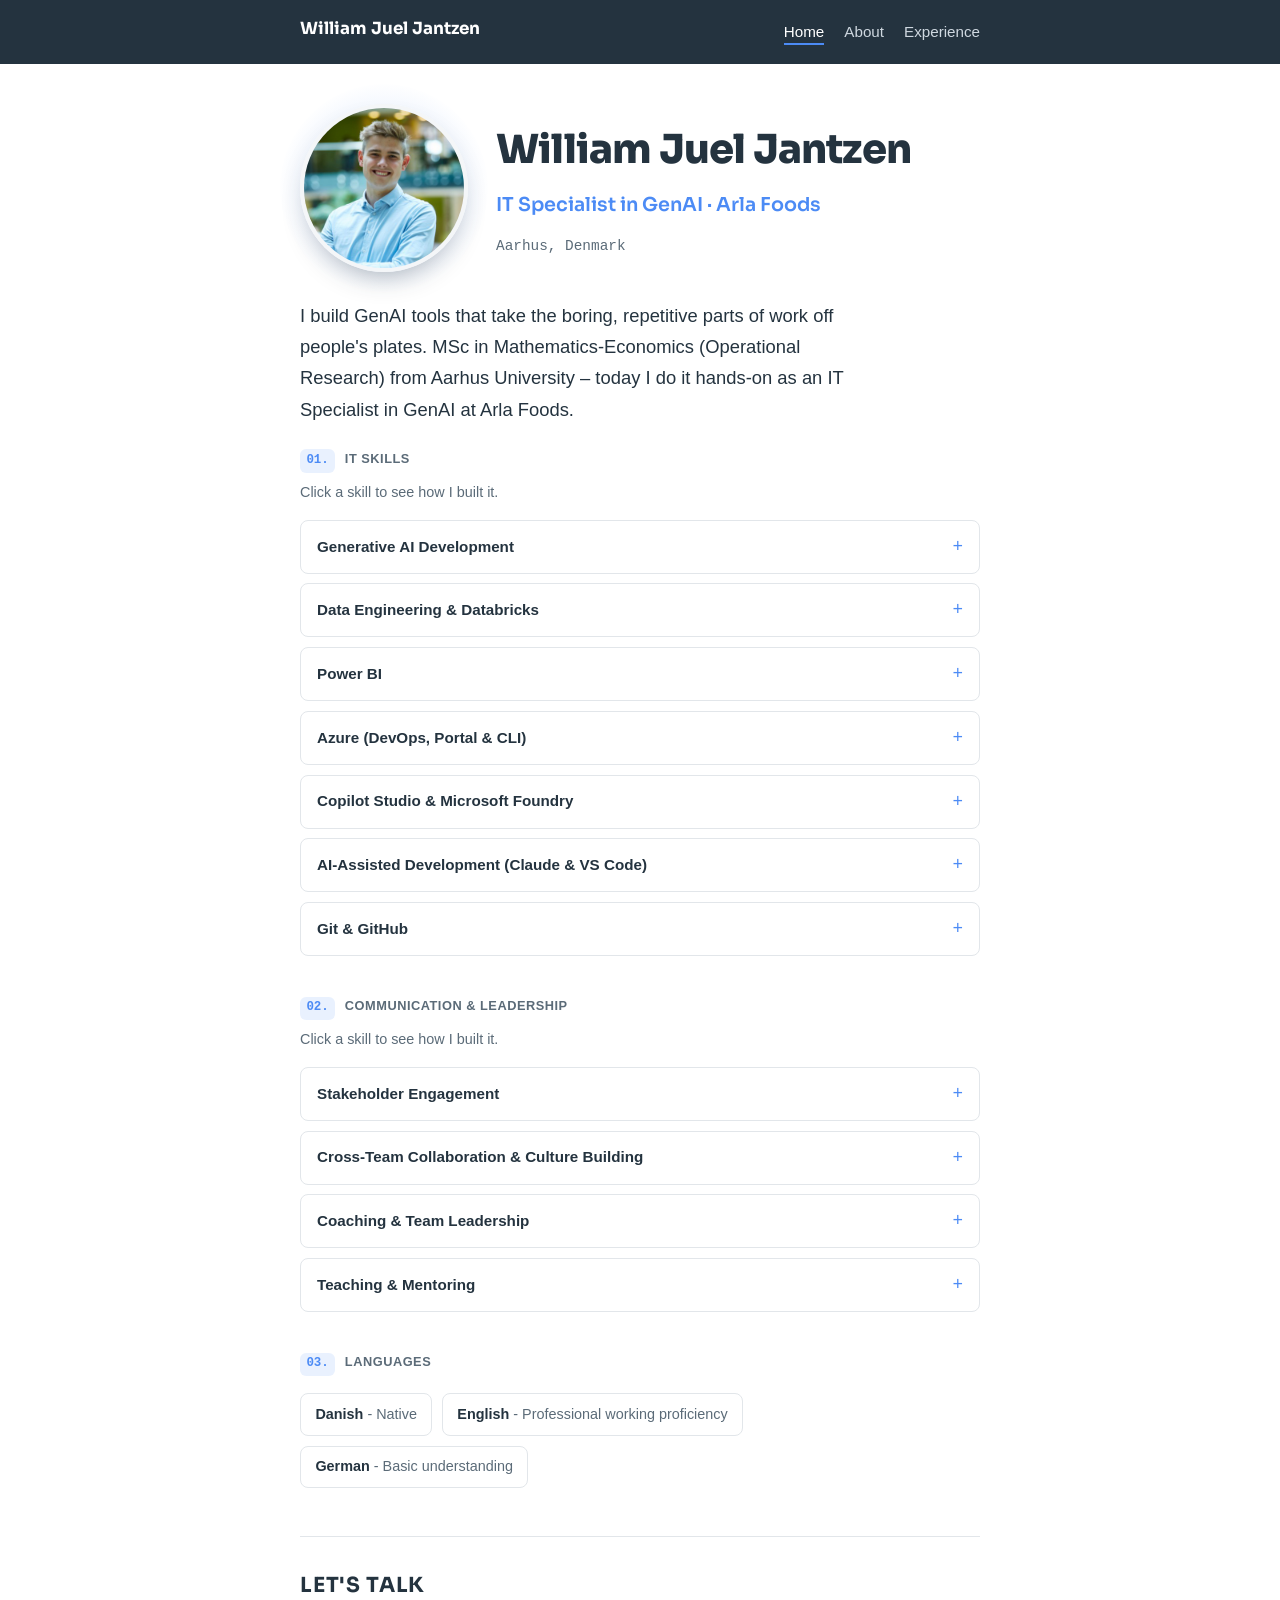
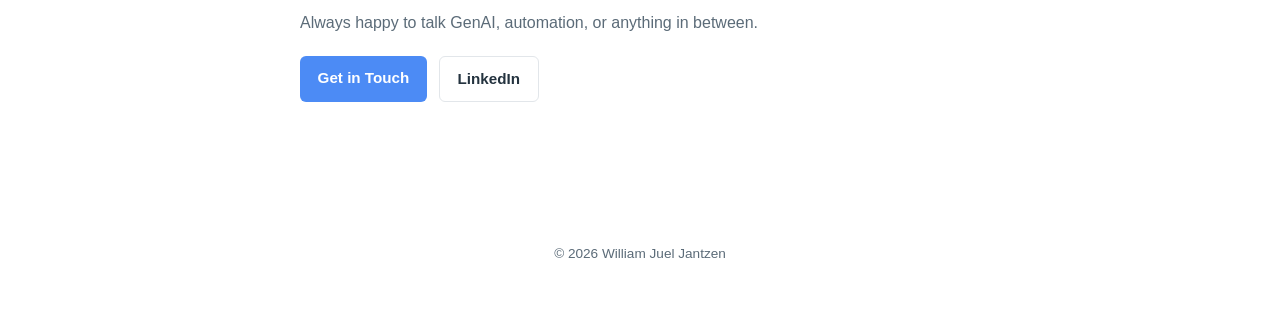
<file: index.html>
﻿<!DOCTYPE html>
<html lang="en">
<head>
<meta charset="UTF-8">
<meta name="viewport" content="width=device-width, initial-scale=1.0">
<title>William Juel Jantzen</title>
<meta name="description" content="William Juel Jantzen &ndash; IT Specialist in GenAI at Arla Foods, based in Aarhus, Denmark.">
<link rel="icon" type="image/svg+xml" href="favicon.svg">
<meta property="og:type" content="website">
<meta property="og:title" content="William Juel Jantzen">
<meta property="og:description" content="IT Specialist in GenAI at Arla Foods, based in Aarhus, Denmark.">
<meta property="og:image" content="https://william-juel-1.github.io/Personal/images/profile.jpg">
<meta property="og:url" content="https://william-juel-1.github.io/Personal/">
<meta name="twitter:card" content="summary_large_image">
<link rel="preconnect" href="https://fonts.googleapis.com">
<link rel="preconnect" href="https://fonts.gstatic.com" crossorigin>
<link rel="stylesheet" href="https://fonts.googleapis.com/css2?family=Sora:wght@600;700;800&display=swap">
<link rel="stylesheet" href="style.css">
</head>
<body>
<header>
<nav>
<a class="brand" href="index.html">William Juel Jantzen</a>
<ul>
<li><a href="index.html" class="active">Home</a></li>
<li><a href="about.html">About</a></li>
<li><a href="experience.html">Experience</a></li>
</ul>
</nav>
</header>
<main>
<div class="hero-row">
<div class="photo-wrap">
<img class="profile-photo" src="images/profile.jpg" alt="William Juel Jantzen">
</div>
<div class="hero-text">
<h1>William Juel Jantzen</h1>
<h2>IT Specialist in GenAI &middot; Arla Foods</h2>
<p class="location">Aarhus, Denmark</p>
</div>
</div>
<p class="intro">I build GenAI tools that take the boring, repetitive parts of work off people's plates. MSc in Mathematics-Economics (Operational Research) from Aarhus University &ndash; today I do it hands-on as an IT Specialist in GenAI at Arla Foods.</p>
<section>
<h4><span class="num">01.</span> IT Skills</h4>
<p class="skills-hint">Click a skill to see how I built it.</p>
<div class="skill-list">
<details class="skill">
<summary>Generative AI Development</summary>
<p>Design, build, and ship GenAI-driven solutions within Arla's Hyper Automation team &ndash; from proof-of-concept to production, using Copilot, AI agents, and Microsoft Foundry.</p>
</details>
<details class="skill">
<summary>Data Engineering &amp; Databricks</summary>
<p>Built and maintained data pipelines for the Aurora project and Data Foundation, working through the standard Bronze-to-Gold layers in Databricks.</p>
</details>
<details class="skill">
<summary>Power BI</summary>
<p>Owned the Power BI workstream for the Daily Phasing project end-to-end &ndash; from aligning with business needs to SIM governance and handover.</p>
</details>
<details class="skill">
<summary>Azure (DevOps, Portal &amp; CLI)</summary>
<p>Hands-on experience across the Azure environment &ndash; from DevOps pipelines and portal administration to running Azure CLI commands straight from VS Code.</p>
</details>
<details class="skill">
<summary>Copilot Studio &amp; Microsoft Foundry</summary>
<p>Explored and built AI agent solutions as part of Arla's GenAI roadmap, monitoring and prioritizing new AI opportunities.</p>
</details>
<details class="skill">
<summary>AI-Assisted Development (Claude &amp; VS Code)</summary>
<p>Use Claude directly inside VS Code to build, automate, and ship projects faster &ndash; including this very website, from first commit to deployment.</p>
</details>
<details class="skill">
<summary>Git &amp; GitHub</summary>
<p>Version control for every project I ship, pushed straight from the terminal.</p>
</details>
</div>
</section>

<section>
<h4><span class="num">02.</span> Communication &amp; Leadership</h4>
<p class="skills-hint">Click a skill to see how I built it.</p>
<div class="skill-list">
<details class="skill">
<summary>Stakeholder Engagement</summary>
<p>Built trusting cross-functional relationships &ndash; from IT architecture tasks to leading the Commercial onboarding rollout across roles.</p>
</details>
<details class="skill">
<summary>Cross-Team Collaboration &amp; Culture Building</summary>
<p>Fostered cross-team collaboration at Arla by launching an inclusive padel group, and received my development manager's recommendation for future leadership roles.</p>
</details>
<details class="skill">
<summary>Coaching &amp; Team Leadership</summary>
<p>Coached football at Aars IK for three years &ndash; sharpening how I motivate, communicate with, and develop a team.</p>
</details>
<details class="skill">
<summary>Teaching &amp; Mentoring</summary>
<p>Over four years spent teaching and tutoring &ndash; as a university TA in Microeconomics and Calculus, and as a private tutor at GoTutor.</p>
</details>
</div>
</section>

<section>
<h4><span class="num">03.</span> Languages</h4>
<div class="lang-list">
<div class="lang-item"><strong>Danish</strong> <span>- Native</span></div>
<div class="lang-item"><strong>English</strong> <span>- Professional working proficiency</span></div>
<div class="lang-item"><strong>German</strong> <span>- Basic understanding</span></div>
</div>
</section>

<section class="cta-block">
<h4>Let's talk</h4>
<p>Always happy to talk GenAI, automation, or anything in between.</p>
<div class="cta-row">
<a class="btn btn-primary" href="mailto:williamjuel@outlook.dk">Get in Touch</a>
<a class="btn btn-outline" href="https://www.linkedin.com/in/william-juel-jantzen-4b9ab8221/" target="_blank" rel="noopener">LinkedIn</a>
</div>
</section>
</main>
<footer>
<p>&copy; 2026 William Juel Jantzen</p>
</footer>
</body>
</html>
</file>
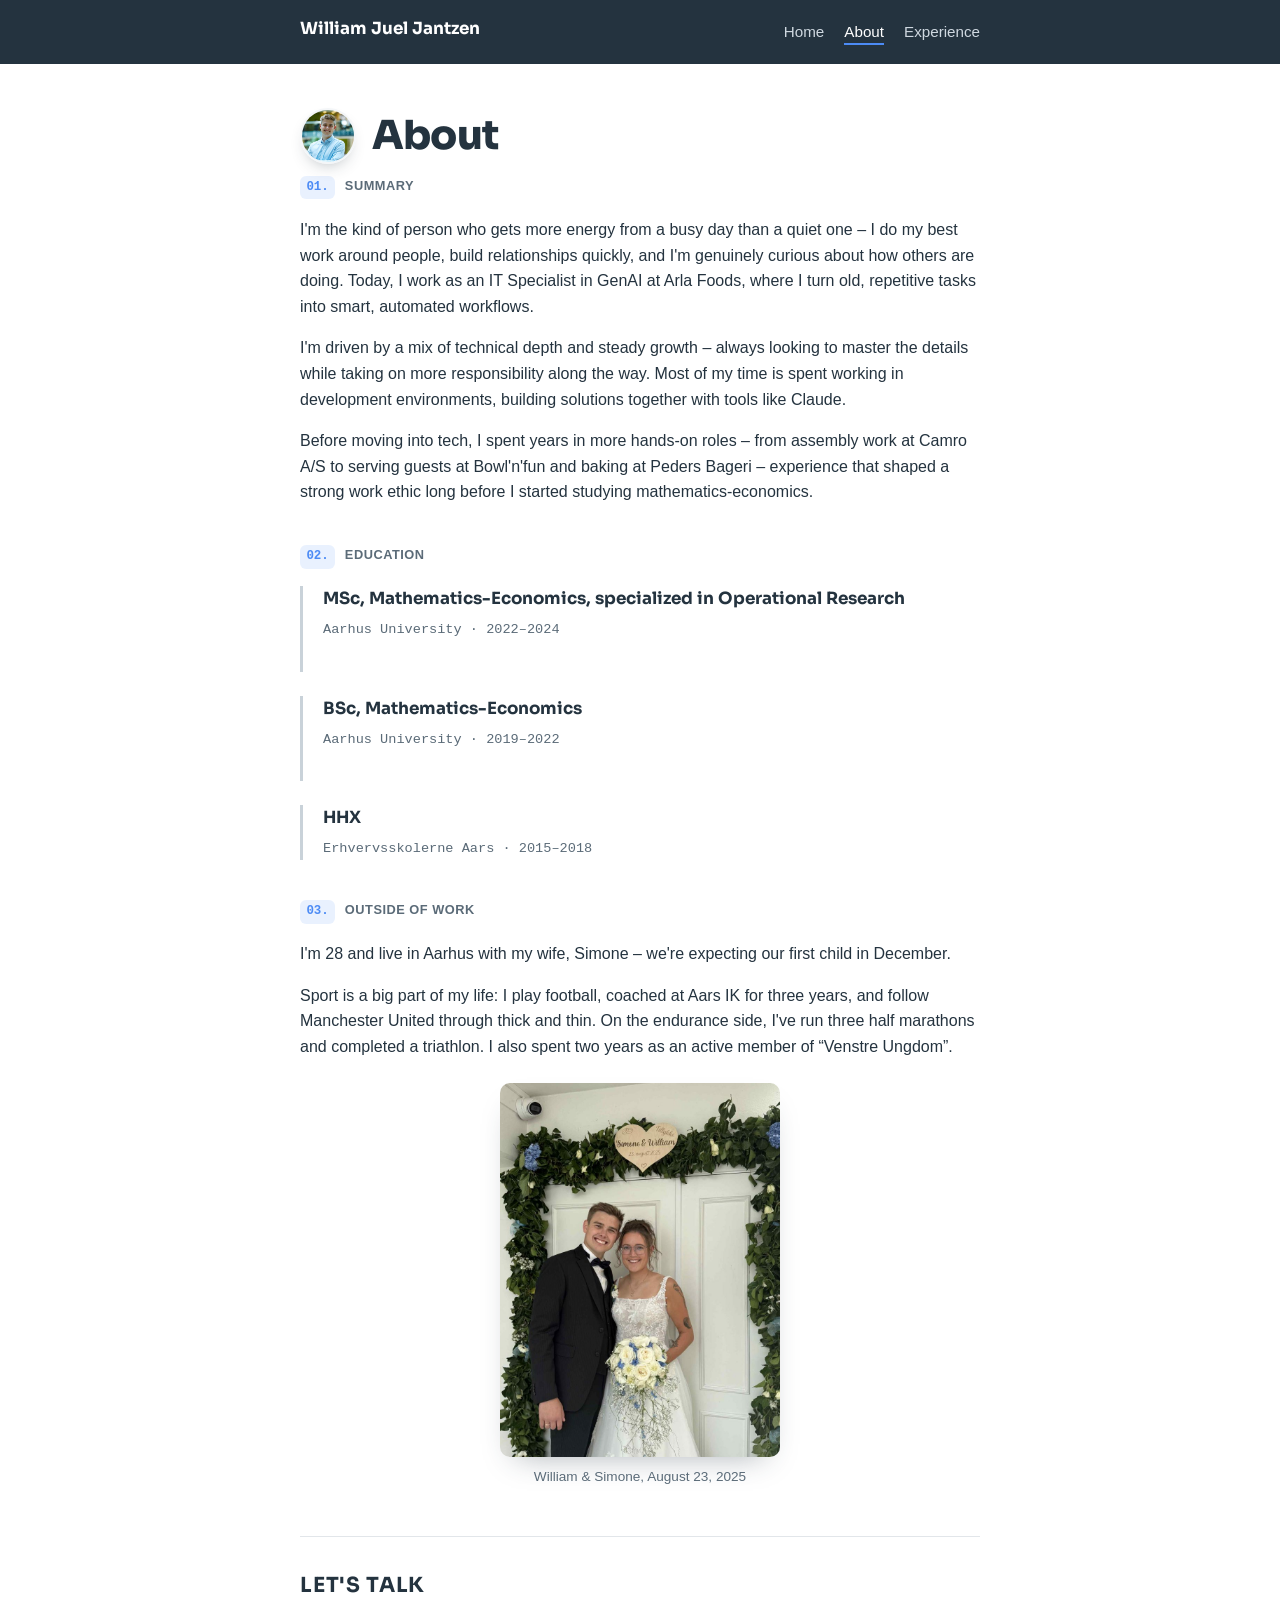
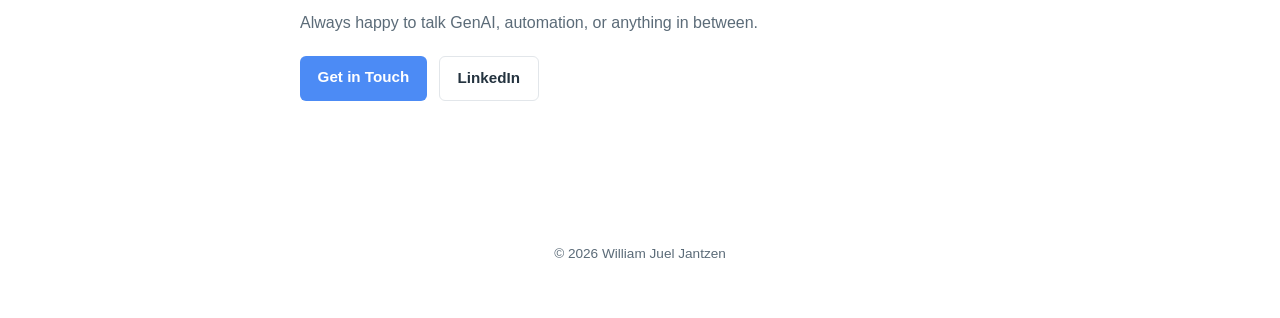
<file: about.html>
﻿<!DOCTYPE html>
<html lang="en">
<head>
<meta charset="UTF-8">
<meta name="viewport" content="width=device-width, initial-scale=1.0">
<title>About &middot; William Juel Jantzen</title>
<meta name="description" content="About William Juel Jantzen &ndash; education, background, and life outside of work in Aarhus, Denmark.">
<link rel="icon" type="image/svg+xml" href="favicon.svg">
<meta property="og:type" content="website">
<meta property="og:title" content="About &middot; William Juel Jantzen">
<meta property="og:description" content="Education, background, and life outside of work in Aarhus, Denmark.">
<meta property="og:image" content="https://william-juel-1.github.io/Personal/images/profile.jpg">
<meta property="og:url" content="https://william-juel-1.github.io/Personal/about.html">
<meta name="twitter:card" content="summary_large_image">
<link rel="preconnect" href="https://fonts.googleapis.com">
<link rel="preconnect" href="https://fonts.gstatic.com" crossorigin>
<link rel="stylesheet" href="https://fonts.googleapis.com/css2?family=Sora:wght@600;700;800&display=swap">
<link rel="stylesheet" href="style.css">
</head>
<body>
<header>
<nav>
<a class="brand" href="index.html">William Juel Jantzen</a>
<ul>
<li><a href="index.html">Home</a></li>
<li><a href="about.html" class="active">About</a></li>
<li><a href="experience.html">Experience</a></li>
</ul>
</nav>
</header>
<main>
<div class="page-hero">
<img class="page-photo" src="images/profile.jpg" alt="William Juel Jantzen">
<h1>About</h1>
</div>

<section>
<h4><span class="num">01.</span> Summary</h4>
<p>I'm the kind of person who gets more energy from a busy day than a quiet one &ndash; I do my best work around people, build relationships quickly, and I'm genuinely curious about how others are doing. Today, I work as an IT Specialist in GenAI at Arla Foods, where I turn old, repetitive tasks into smart, automated workflows.</p>
<p>I'm driven by a mix of technical depth and steady growth &ndash; always looking to master the details while taking on more responsibility along the way. Most of my time is spent working in development environments, building solutions together with tools like Claude.</p>
<p>Before moving into tech, I spent years in more hands-on roles &ndash; from assembly work at Camro A/S to serving guests at Bowl'n'fun and baking at Peders Bageri &ndash; experience that shaped a strong work ethic long before I started studying mathematics-economics.</p>
</section>

<section>
<h4><span class="num">02.</span> Education</h4>
<div class="job">
<h3>MSc, Mathematics-Economics, specialized in Operational Research</h3>
<p class="meta">Aarhus University &middot; 2022&ndash;2024</p>
</div>
<div class="job">
<h3>BSc, Mathematics-Economics</h3>
<p class="meta">Aarhus University &middot; 2019&ndash;2022</p>
</div>
<div class="job">
<h3>HHX</h3>
<p class="meta">Erhvervsskolerne Aars &middot; 2015&ndash;2018</p>
</div>
</section>

<section>
<h4><span class="num">03.</span> Outside of work</h4>
<p>I'm 28 and live in Aarhus with my wife, Simone &ndash; we're expecting our first child in December.</p>
<p>Sport is a big part of my life: I play football, coached at Aars IK for three years, and follow Manchester United through thick and thin. On the endurance side, I've run three half marathons and completed a triathlon. I also spent two years as an active member of &ldquo;Venstre Ungdom&rdquo;.</p>
<img class="about-photo" src="images/wedding.jpg" alt="William and Simone on their wedding day, August 23, 2025" loading="lazy">
<p class="photo-caption">William &amp; Simone, August 23, 2025</p>
</section>

<section class="cta-block">
<h4>Let's talk</h4>
<p>Always happy to talk GenAI, automation, or anything in between.</p>
<div class="cta-row">
<a class="btn btn-primary" href="mailto:williamjuel@outlook.dk">Get in Touch</a>
<a class="btn btn-outline" href="https://www.linkedin.com/in/william-juel-jantzen-4b9ab8221/" target="_blank" rel="noopener">LinkedIn</a>
</div>
</section>
</main>
<footer>
<p>&copy; 2026 William Juel Jantzen</p>
</footer>
</body>
</html>
</file>
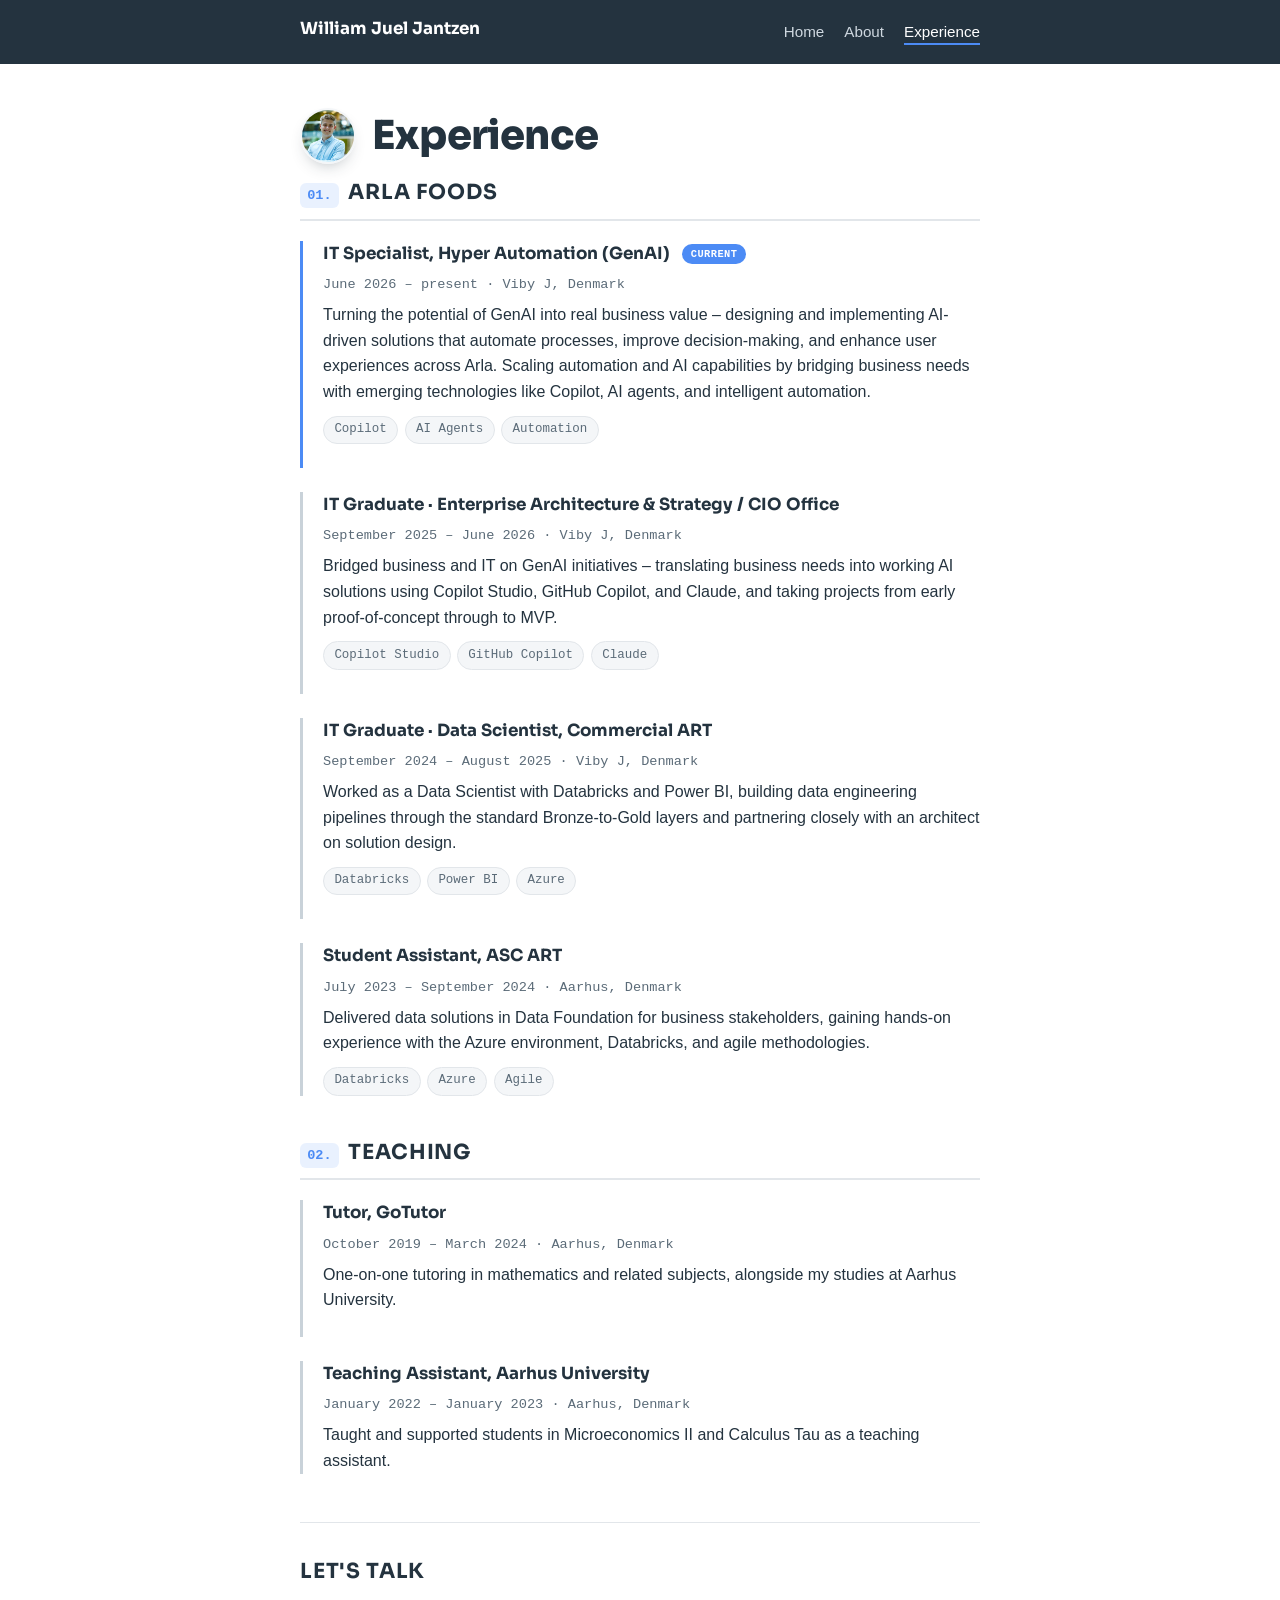
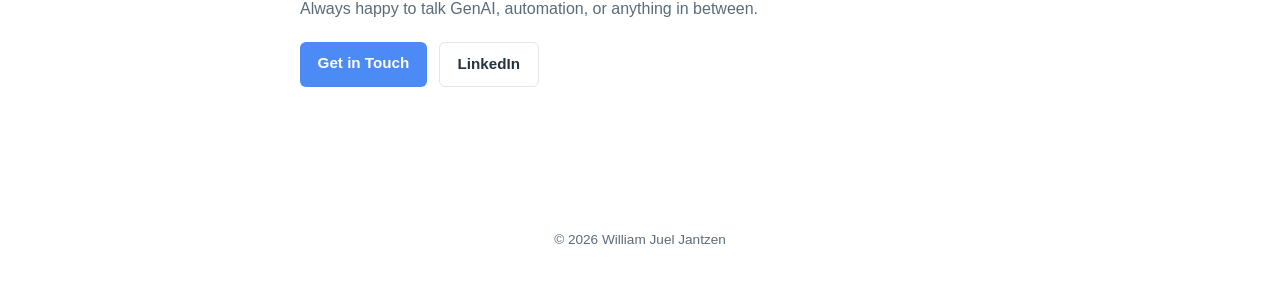
<file: experience.html>
﻿<!DOCTYPE html>
<html lang="en">
<head>
<meta charset="UTF-8">
<meta name="viewport" content="width=device-width, initial-scale=1.0">
<title>Experience &middot; William Juel Jantzen</title>
<meta name="description" content="William Juel Jantzen's professional experience &ndash; IT Specialist in GenAI and IT Graduate roles at Arla Foods, plus teaching experience.">
<link rel="icon" type="image/svg+xml" href="favicon.svg">
<meta property="og:type" content="website">
<meta property="og:title" content="Experience &middot; William Juel Jantzen">
<meta property="og:description" content="IT Specialist in GenAI and IT Graduate roles at Arla Foods, plus teaching experience.">
<meta property="og:image" content="https://william-juel-1.github.io/Personal/images/profile.jpg">
<meta property="og:url" content="https://william-juel-1.github.io/Personal/experience.html">
<meta name="twitter:card" content="summary_large_image">
<link rel="preconnect" href="https://fonts.googleapis.com">
<link rel="preconnect" href="https://fonts.gstatic.com" crossorigin>
<link rel="stylesheet" href="https://fonts.googleapis.com/css2?family=Sora:wght@600;700;800&display=swap">
<link rel="stylesheet" href="style.css">
</head>
<body>
<header>
<nav>
<a class="brand" href="index.html">William Juel Jantzen</a>
<ul>
<li><a href="index.html">Home</a></li>
<li><a href="about.html">About</a></li>
<li><a href="experience.html" class="active">Experience</a></li>
</ul>
</nav>
</header>
<main>
<div class="page-hero">
<img class="page-photo" src="images/profile.jpg" alt="William Juel Jantzen">
<h1>Experience</h1>
</div>

<section>
<h4 class="group-title"><span class="num">01.</span> Arla Foods</h4>

<div class="job job--current">
<h3>IT Specialist, Hyper Automation (GenAI) <span class="current-badge">Current</span></h3>
<p class="meta">June 2026 &ndash; present &middot; Viby J, Denmark</p>
<p>Turning the potential of GenAI into real business value &ndash; designing and implementing AI-driven solutions that automate processes, improve decision-making, and enhance user experiences across Arla. Scaling automation and AI capabilities by bridging business needs with emerging technologies like Copilot, AI agents, and intelligent automation.</p>
<div class="tags"><span class="tag">Copilot</span><span class="tag">AI Agents</span><span class="tag">Automation</span></div>
</div>

<div class="job">
<h3>IT Graduate &middot; Enterprise Architecture &amp; Strategy / CIO Office</h3>
<p class="meta">September 2025 &ndash; June 2026 &middot; Viby J, Denmark</p>
<p>Bridged business and IT on GenAI initiatives &ndash; translating business needs into working AI solutions using Copilot Studio, GitHub Copilot, and Claude, and taking projects from early proof-of-concept through to MVP.</p>
<div class="tags"><span class="tag">Copilot Studio</span><span class="tag">GitHub Copilot</span><span class="tag">Claude</span></div>
</div>

<div class="job">
<h3>IT Graduate &middot; Data Scientist, Commercial ART</h3>
<p class="meta">September 2024 &ndash; August 2025 &middot; Viby J, Denmark</p>
<p>Worked as a Data Scientist with Databricks and Power BI, building data engineering pipelines through the standard Bronze-to-Gold layers and partnering closely with an architect on solution design.</p>
<div class="tags"><span class="tag">Databricks</span><span class="tag">Power BI</span><span class="tag">Azure</span></div>
</div>

<div class="job">
<h3>Student Assistant, ASC ART</h3>
<p class="meta">July 2023 &ndash; September 2024 &middot; Aarhus, Denmark</p>
<p>Delivered data solutions in Data Foundation for business stakeholders, gaining hands-on experience with the Azure environment, Databricks, and agile methodologies.</p>
<div class="tags"><span class="tag">Databricks</span><span class="tag">Azure</span><span class="tag">Agile</span></div>
</div>
</section>

<section>
<h4 class="group-title"><span class="num">02.</span> Teaching</h4>

<div class="job">
<h3>Tutor, GoTutor</h3>
<p class="meta">October 2019 &ndash; March 2024 &middot; Aarhus, Denmark</p>
<p>One-on-one tutoring in mathematics and related subjects, alongside my studies at Aarhus University.</p>
</div>

<div class="job">
<h3>Teaching Assistant, Aarhus University</h3>
<p class="meta">January 2022 &ndash; January 2023 &middot; Aarhus, Denmark</p>
<p>Taught and supported students in Microeconomics II and Calculus Tau as a teaching assistant.</p>
</div>
</section>

<section class="cta-block">
<h4>Let's talk</h4>
<p>Always happy to talk GenAI, automation, or anything in between.</p>
<div class="cta-row">
<a class="btn btn-primary" href="mailto:williamjuel@outlook.dk">Get in Touch</a>
<a class="btn btn-outline" href="https://www.linkedin.com/in/william-juel-jantzen-4b9ab8221/" target="_blank" rel="noopener">LinkedIn</a>
</div>
</section>
</main>
<footer>
<p>&copy; 2026 William Juel Jantzen</p>
</footer>
</body>
</html>
</file>
<file: style.css>
﻿:root {
  --navy: #24333f;
  --navy-dark: #1a262f;
  --accent: #4c8bf5;
  --text: #24333f;
  --muted: #5b6b78;
  --bg: #ffffff;
  --bg-alt: #f4f6f8;
  --border: #e2e6ea;
  --border-strong: #c9d2d9;
  --accent-tint: rgba(76, 139, 245, 0.12);
  --mono: ui-monospace, SFMono-Regular, "SF Mono", Menlo, Consolas, "Liberation Mono", monospace;
  --heading-font: "Sora", -apple-system, BlinkMacSystemFont, "Segoe UI", Roboto, Helvetica, Arial, sans-serif;
  --max-width: 720px;
}

* {
  box-sizing: border-box;
}

body {
  margin: 0;
  font-family: -apple-system, BlinkMacSystemFont, "Segoe UI", Roboto, Helvetica, Arial, sans-serif;
  color: var(--text);
  background: var(--bg);
  line-height: 1.6;
}

header {
  background: var(--navy);
  color: #fff;
}

nav {
  max-width: var(--max-width);
  margin: 0 auto;
  display: flex;
  align-items: center;
  justify-content: space-between;
  padding: 1rem 1.25rem;
}

nav .brand {
  font-family: var(--heading-font);
  font-weight: 700;
  font-size: 1.05rem;
  color: #fff;
  text-decoration: none;
}

nav ul {
  list-style: none;
  display: flex;
  gap: 1.25rem;
  margin: 0;
  padding: 0;
}

nav a {
  color: #cfd8e0;
  text-decoration: none;
  font-size: 0.95rem;
  padding-bottom: 3px;
  border-bottom: 2px solid transparent;
}

nav a:hover {
  color: #fff;
}

nav a.active {
  color: #fff;
  border-bottom-color: var(--accent);
}

main {
  max-width: var(--max-width);
  margin: 0 auto;
  padding: 2.5rem 1.25rem 4rem;
}

h1 {
  font-family: var(--heading-font);
  font-size: 2.5rem;
  font-weight: 800;
  letter-spacing: -0.02em;
  margin: 0 0 0.5rem;
}

h2 {
  font-family: var(--heading-font);
  font-size: 1.2rem;
  color: var(--accent);
  font-weight: 600;
  margin: 0 0 0.6rem;
}

h3 {
  font-family: var(--heading-font);
  font-size: 1.05rem;
  font-weight: 700;
  margin: 0 0 0.2rem;
}

.location {
  color: var(--muted);
  font-family: var(--mono);
  font-size: 0.9rem;
  margin-bottom: 0;
}

.hero-row {
  display: flex;
  align-items: center;
  gap: 1.75rem;
  margin-bottom: 1.75rem;
}

.hero-text {
  min-width: 0;
}

.intro {
  font-size: 1.15rem;
  line-height: 1.7;
  max-width: 34rem;
  margin-bottom: 1.5rem;
}

.photo-wrap {
  position: relative;
  flex-shrink: 0;
}

.photo-wrap::before {
  content: "";
  position: absolute;
  inset: -20px;
  background: radial-gradient(circle, rgba(76, 139, 245, 0.28), transparent 72%);
  z-index: -1;
  border-radius: 50%;
}

.profile-photo {
  width: 168px;
  height: 168px;
  border-radius: 50%;
  object-fit: cover;
  display: block;
  border: 4px solid var(--bg-alt);
  box-shadow: 0 14px 30px -14px rgba(36, 51, 63, 0.45);
}

.page-hero {
  display: flex;
  align-items: center;
  gap: 1rem;
  margin-bottom: 0.5rem;
}

.page-photo {
  width: 56px;
  height: 56px;
  border-radius: 50%;
  object-fit: cover;
  flex-shrink: 0;
  border: 2px solid var(--bg-alt);
  box-shadow: 0 8px 18px -10px rgba(36, 51, 63, 0.45);
}

.page-hero h1 {
  margin: 0;
}

.about-photo {
  width: 100%;
  max-width: 280px;
  border-radius: 10px;
  display: block;
  margin: 1.5rem auto 0;
  box-shadow: 0 14px 30px -16px rgba(36, 51, 63, 0.4);
}

.photo-caption {
  text-align: center;
  color: var(--muted);
  font-size: 0.85rem;
  margin: 0.6rem 0 0;
}

section {
  margin-bottom: 2.5rem;
}

section h4 {
  display: flex;
  align-items: baseline;
  gap: 0.6rem;
  text-transform: uppercase;
  letter-spacing: 0.04em;
  font-size: 0.8rem;
  color: var(--muted);
  margin: 0 0 1.1rem;
}

section h4 .num {
  font-family: var(--mono);
  color: var(--accent);
  background: var(--accent-tint);
  border-radius: 6px;
  padding: 0.1rem 0.4rem;
  font-size: 0.78rem;
  letter-spacing: 0;
}

.group-title {
  display: flex;
  align-items: baseline;
  gap: 0.6rem;
  font-family: var(--heading-font);
  font-size: 1.3rem;
  font-weight: 700;
  color: var(--text);
  margin: 0 0 1.25rem;
  padding-bottom: 0.6rem;
  border-bottom: 2px solid var(--border);
}

.group-title .num {
  font-family: var(--mono);
  color: var(--accent);
  background: var(--accent-tint);
  border-radius: 6px;
  padding: 0.1rem 0.45rem;
  font-size: 0.85rem;
}

.skills-hint {
  color: var(--muted);
  font-size: 0.9rem;
  margin: -0.6rem 0 1rem;
}

.skill-list {
  display: flex;
  flex-direction: column;
  gap: 0.6rem;
}

.skill {
  border: 1px solid var(--border);
  border-radius: 8px;
  background: var(--bg);
  transition: background-color 0.15s ease;
}

.skill:hover {
  background: var(--accent-tint);
}

.skill summary {
  cursor: pointer;
  list-style: none;
  padding: 0.75rem 1rem;
  font-weight: 600;
  font-size: 0.95rem;
  display: flex;
  align-items: center;
  justify-content: space-between;
}

.skill summary::-webkit-details-marker {
  display: none;
}

.skill summary::after {
  content: "+";
  color: var(--accent);
  font-family: var(--mono);
  font-weight: 400;
  font-size: 1.1rem;
  transition: transform 0.15s ease;
}

.skill[open] summary::after {
  transform: rotate(45deg);
}

.skill[open] summary {
  border-bottom: 1px solid var(--border);
}

.skill p {
  margin: 0;
  padding: 0.8rem 1rem 0.9rem;
  color: var(--muted);
  font-size: 0.9rem;
}

@keyframes skillFade {
  from {
    opacity: 0;
    transform: translateY(-4px);
  }
  to {
    opacity: 1;
    transform: translateY(0);
  }
}

.skill[open] p {
  animation: skillFade 0.18s ease;
}

.lang-list {
  display: flex;
  flex-wrap: wrap;
  gap: 0.6rem;
}

.lang-item {
  border: 1px solid var(--border);
  border-radius: 8px;
  padding: 0.55rem 0.9rem;
  font-size: 0.9rem;
  background: var(--bg);
}

.lang-item strong {
  font-weight: 700;
}

.lang-item span {
  color: var(--muted);
}

.job {
  position: relative;
  border-left: 3px solid var(--border-strong);
  padding: 0 0 1.5rem 1.25rem;
  margin-bottom: 1.5rem;
  transition: border-color 0.15s ease;
}

.job:hover {
  border-left-color: var(--accent);
}

.job--current {
  border-left-color: var(--accent);
}

.job:last-child {
  padding-bottom: 0;
  margin-bottom: 0;
}

.job .meta {
  color: var(--muted);
  font-family: var(--mono);
  font-size: 0.85rem;
  margin-bottom: 0.4rem;
}

.job p {
  margin: 0.4rem 0 0;
}

.current-badge {
  display: inline-block;
  vertical-align: middle;
  margin-left: 0.5rem;
  padding: 0.1rem 0.55rem;
  border-radius: 999px;
  background: var(--accent);
  color: #fff;
  font-size: 0.65rem;
  font-weight: 700;
  text-transform: uppercase;
  letter-spacing: 0.04em;
  font-family: var(--mono);
}

.tags {
  display: flex;
  flex-wrap: wrap;
  gap: 0.4rem;
  margin-top: 0.7rem;
}

.tag {
  background: var(--bg-alt);
  border: 1px solid var(--border);
  border-radius: 999px;
  padding: 0.2rem 0.65rem;
  font-size: 0.78rem;
  font-family: var(--mono);
  color: var(--muted);
}

.cta-block {
  margin-top: 3rem;
  padding-top: 2rem;
  border-top: 1px solid var(--border);
}

.cta-block h4 {
  font-family: var(--heading-font);
  font-size: 1.3rem;
  font-weight: 700;
  color: var(--text);
  margin: 0 0 0.5rem;
}

.cta-block p {
  color: var(--muted);
  margin: 0 0 1.25rem;
}

.cta-row {
  display: flex;
  gap: 0.75rem;
  flex-wrap: wrap;
}

.btn {
  display: inline-block;
  padding: 0.6rem 1.1rem;
  border-radius: 6px;
  text-decoration: none;
  font-size: 0.95rem;
  font-weight: 600;
}

.btn-primary {
  background: var(--accent);
  color: #fff;
  transition: filter 0.15s ease;
}

.btn-primary:hover {
  filter: brightness(0.92);
}

.btn-outline {
  border: 1px solid var(--border);
  color: var(--text);
}

footer {
  color: var(--muted);
  font-size: 0.85rem;
  text-align: center;
  padding: 1.5rem 1.25rem 2.5rem;
}

footer a {
  color: var(--navy);
}

@media (max-width: 480px) {
  main {
    padding-top: 1.75rem;
  }

  nav {
    flex-direction: column;
    align-items: flex-start;
    gap: 0.6rem;
    padding: 0.85rem 1.25rem;
  }

  nav ul {
    gap: 1rem;
    flex-wrap: wrap;
  }

  h1 {
    font-size: 1.8rem;
  }

  .hero-row {
    gap: 1.1rem;
  }

  .profile-photo {
    width: 96px;
    height: 96px;
    border-width: 3px;
  }

  .intro {
    font-size: 1.05rem;
  }

  .group-title {
    font-size: 1.1rem;
  }
}

@media (prefers-color-scheme: dark) {
  :root {
    --bg: #12181d;
    --bg-alt: #1c242b;
    --text: #e5e9ec;
    --muted: #93a1ab;
    --border: #2c363d;
    --border-strong: #384450;
    --accent-tint: rgba(76, 139, 245, 0.2);
  }
}
</file>
